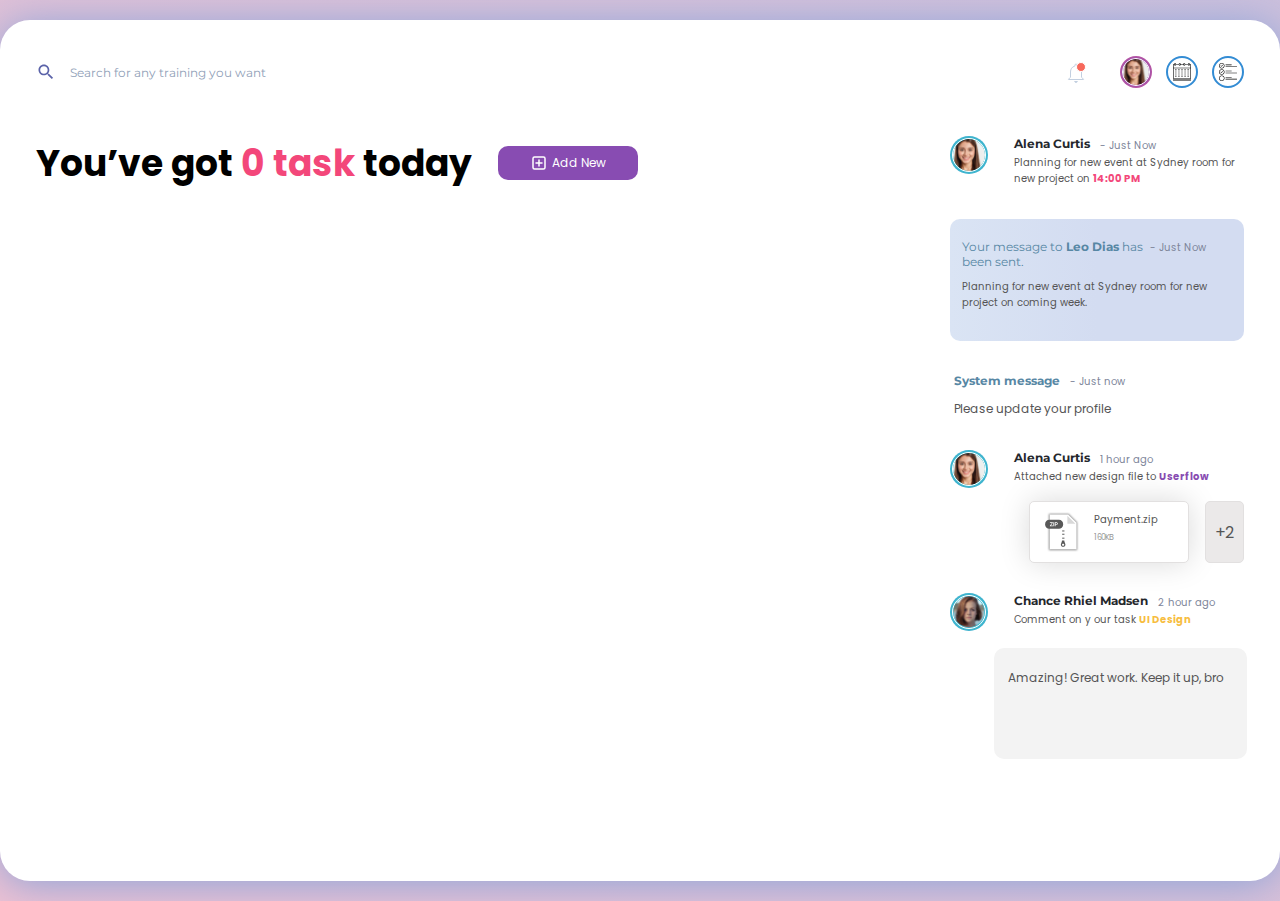
<file: index.html>
<!DOCTYPE html>
<html lang="en">

<head>
    <link rel="preconnect" href="https://fonts.googleapis.com">
    <link rel="preconnect" href="https://fonts.gstatic.com" crossorigin>
    <link
        href="https://fonts.googleapis.com/css2?family=Montserrat:wght@400;600&family=Outfit:wght@800&family=Poppins:wght@400;700&display=swap"
        rel="stylesheet">
    <link rel="shortcut icon" href="favicon.ico" type="image/x-icon">
    <link rel="stylesheet" href="css\style.css">
    <meta charset="UTF-8">
    <meta http-equiv="X-UA-Compatible" content="IE=edge">
    <meta name="viewport" content="width=device-width, initial-scale=1.0">
    <title>Planner.ToDo</title>
</head>

<body>
    <template>
        <li></li>
    </template>
    <div class="container">
        <div class="container__top">


        </div>
        <main class="container__main">

            <div class="container__task">

                <div class="container__task-header">
                    <h1>
                        You’ve got <span>0 task</span> today
                    </h1>
                    <button id="addtaskl" onclick="document.querySelector('dialog').showModal();">
                        <img src="img/plus_add.svg" alt="Add New">
                        Add New
                    </button>
                </div>
                <div class="tasks tasks_onhold">
                    <template id="temp__tasks__onhold">
                        <li>
                            <p class="tasks__text">
                            </p>
                            <p class="tasks__status tasks__status_pending">
                                Pending
                            </p>
                            <p class="tasks__importance">

                            </p>
                            <ul class="tasks__user">

                            </ul>
                            <button class="tasks__more">
                                ...
                            </button>
                        </li>
                    </template>
                    <ul>

                    </ul>
                </div>
                <div class="tasks tasks_completed">

                    <template id="temp__tasks__completed">
                        <li>
                            <p class="tasks__text">
                            </p>
                            <p class="tasks__status tasks__status_pending">
                                Pending
                            </p>
                            <p class="tasks__importance">

                            </p>
                            <ul class="tasks__user">

                            </ul>
                            <button style="opacity: 0; cursor:inherit;" class="tasks__more">
                                ...
                            </button>
                        </li>
                    </template>
                    <ul>

                    </ul>
                </div>
            </div>
            <div class="message">

            </div>

        </main>
    </div>
    <dialog class="addtask__container">
        <div class="addtask__body">
            <h1 class="addtask__title">Add new task</h1>
            <form action="" class="addtask__form">
                <div class="addtask__form-first">

                    <input id="taskText" type="text" class="addtask__text" placeholder="Enter your task" required>
                    <select name="" id="taskDifficulty" class="addtask__status">
                        <option value="0">Minor</option>
                        <option value="1">Normal</option>
                        <option value="2">Critical</option>
                    </select>
                </div>

                <div class="addtask__form-second">
                    <button class="addtask__submit addtask__submit-cancel"
                        onclick="document.querySelector('dialog').close();">Cancel</button>
                    <input id="addtask" type="submit" class="addtask__submit" value="Add">
                </div>
            </form>
        </div>
    </dialog>

    <script type="module" src="js/script.js"></script>
</body>

</html>
</file>
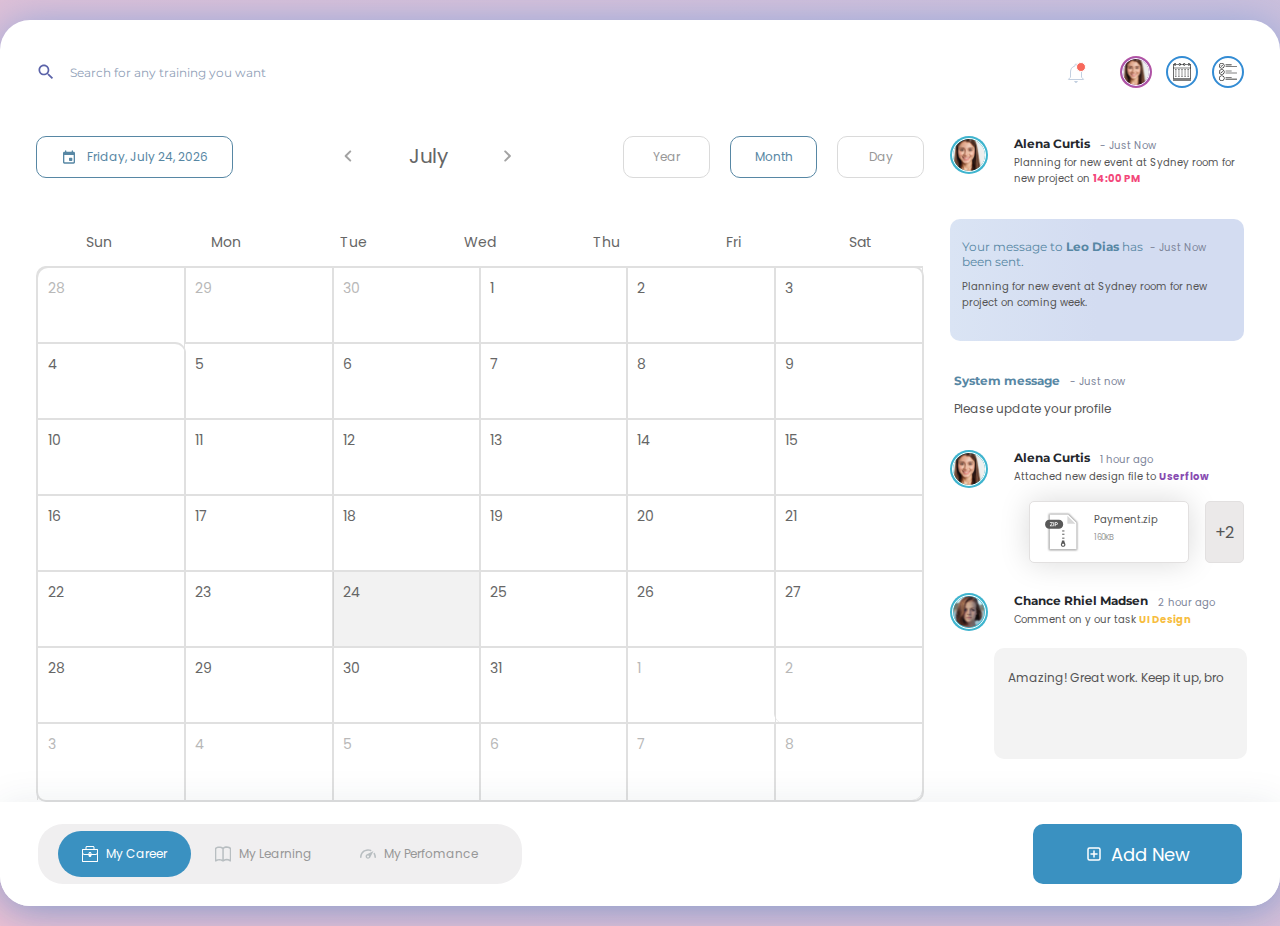
<file: calendar.html>
<!DOCTYPE html>
<html lang="en">

<head>
    <link rel="preconnect" href="https://fonts.googleapis.com">
    <link rel="preconnect" href="https://fonts.gstatic.com" crossorigin>
    <link
        href="https://fonts.googleapis.com/css2?family=Montserrat:wght@400;600&family=Outfit:wght@800&family=Poppins:wght@400;700&display=swap"
        rel="stylesheet">
    <link rel="shortcut icon" href="favicon.ico" type="image/x-icon">
    <link rel="stylesheet" href="css\style.css">
    <meta charset="UTF-8">
    <meta http-equiv="X-UA-Compatible" content="IE=edge">
    <meta name="viewport" content="width=device-width, initial-scale=1.0">
    <title>Planner.Calendar</title>
</head>

<body>
    <div class="container">
        <div class="container__top">

        </div>
        <main class="container__main">
            <div class="container__calendar calendar">
                <div class="calendar__header">
                    <div class="calendar__day-today">
                        <div>
                            <div>
                                <img src="img/Calendar.svg" alt="Calendar">
                                <!-- Javascript -->
                            </div>
                        </div>
                    </div>
                    <div class="calendar__month-scroll">
                        <div class="calendar__scroll-container">
                            <!-- Javascript -->
                        </div>
                    </div>
                    <div class="calendar__choose">
                        <a href="years.html">Year</a>
                    </div>
                    <div class="calendar__choose calendar__choose_active">
                        <a href="calendar.html">Month</a>
                    </div>
                    <div class="calendar__choose">
                        <a href="index.html">Day</a>
                    </div>
                </div>
                <div class="calendar__days">
                    <div class="calendar__days-title">
                        <!-- Javascript -->
                    </div>
                    <div class="calendar__days-list">

                    </div>
                </div>
            </div>
            <div class="message">

            </div>

        </main>
        <div class="container__footer">
            <div class="container__tabs">
                <ul>
                    <li class="container__tabs-li container__tabs-li_active">
                        <a href="#">
                            <svg version="1.1" id="Stock_cut" xmlns="http://www.w3.org/2000/svg"
                                xmlns:xlink="http://www.w3.org/1999/xlink" x="0px" y="0px" viewBox="0 0 32 32"
                                style="enable-background:new 0 0 32 32;" xml:space="preserve">
                                <desc></desc>
                                <g>
                                    <path d="M16,20c0.6,0,1-0.4,1-1v-1h-2v1C15,19.6,15.4,20,16,20z" />
                                    <path d="M31,6h-6V3c0-1.7-1.3-3-3-3H10C8.3,0,7,1.3,7,3v3H1C0.4,6,0,6.4,0,7v6v18c0,0.6,0.4,1,1,1h30c0.6,0,1-0.4,1-1V13V7
		C32,6.4,31.6,6,31,6z M9,3c0-0.6,0.4-1,1-1h12c0.6,0,1,0.4,1,1v3H9V3z M2,8h28v5c0,1.7-1.3,3-3,3h-8v-1c0-1.7-1.3-3-3-3s-3,1.3-3,3
		v1H5c-1.7,0-3-1.3-3-3V8z M17,16h-2v-1c0-0.6,0.4-1,1-1s1,0.4,1,1V16z M2,30V17c0.8,0.6,1.9,1,3,1h8v1c0,1.7,1.3,3,3,3s3-1.3,3-3
		v-1h8c1.1,0,2.2-0.4,3-1v13H2z" />
                                </g>
                            </svg>
                            My Career
                        </a>
                    </li>
                    <li class="container__tabs-li">
                        <a href="#">
                            <svg version="1.1" id="Слой_1" xmlns="http://www.w3.org/2000/svg"
                                xmlns:xlink="http://www.w3.org/1999/xlink" x="0px" y="0px" viewBox="0 0 16 16"
                                style="enable-background:new 0 0 16 16;" xml:space="preserve">

                                <g>
                                    <path class="st0" d="M31.7,1.2c-1.8,0-3,0.7-3,1.1v10.5c0.8-0.4,1.8-0.7,3-0.7c1.2,0,2.2,0.2,3,0.7V2.3C34.7,1.8,33.5,1.2,31.7,1.2
		z" />
                                    <path class="st0"
                                        d="M24.2,1.2c-1.8,0-3,0.7-3,1.1v10.5c0.8-0.4,1.8-0.7,3-0.7c1.2,0,2.2,0.3,3,0.7V2.3C27.2,1.8,26,1.2,24.2,1.2z" />
                                    <path d="M16,2.1c-0.6-1.1-2.2-1.8-4.2-1.8c-1.6,0-3,0.4-3.8,1.1C7.2,0.8,5.9,0.4,4.3,0.4C2.2,0.4,0.6,1.1,0,2.1v13.5h1.3
		c0-0.5,1.2-1.2,3-1.2s3,0.7,3,1.2h1.5c0-0.5,1.2-1.2,3-1.2s3,0.7,3,1.2H16V2.1z M4.3,12.9c-1.2,0-2.2,0.2-3,0.7V3
		c0-0.5,1.2-1.1,3-1.1s3,0.7,3,1.1v10.5C6.5,13.1,5.4,12.9,4.3,12.9z M14.8,13.5c-0.8-0.4-1.8-0.7-3-0.7c-1.2,0-2.2,0.3-3,0.7V3
		c0-0.5,1.2-1.1,3-1.1s3,0.7,3,1.1V13.5z" />
                                </g>
                            </svg>
                            My Learning</a>
                    </li>
                    <li class="container__tabs-li">
                        <a href="#">
                            <svg version="1.1" id="Capa_1" xmlns="http://www.w3.org/2000/svg"
                                xmlns:xlink="http://www.w3.org/1999/xlink" x="0px" y="0px" viewBox="0 0 488.6 488.6"
                                style="enable-background:new 0 0 488.6 488.6;" xml:space="preserve">
                                <g>
                                    <g>
                                        <path
                                            d="M188.5,270.3c-24.4,28.1-23.2,71.7,2.6,98.6c14.4,15.1,33.7,22.6,52.9,22.6c18.8,0,37.5-7.2,51.8-21.5
			c6.5-6.5,11.6-14,15.1-21.9l0,0l94.5-183.2c2.5-5.2-2.9-10.6-8.1-8.1l-183.2,94.5l0,0C204.6,255.5,195.9,261.9,188.5,270.3z
			 M221.9,296.1c6.1-6.1,14.1-9.2,22.1-9.2s16,3.1,22.2,9.2c12.2,12.2,12.2,32.1,0,44.3c-6.1,6.1-14.1,9.2-22.2,9.2
			c-8,0-16-3.1-22.1-9.2C209.6,328.1,209.6,308.3,221.9,296.1z M440.2,341.4c0-34.6-9.1-68.6-26.4-98.3c-6.7-11.6-2.8-26.4,8.8-33.1
			c11.6-6.7,26.4-2.8,33.1,8.8c21.5,37.1,32.9,79.5,32.9,122.6c0,13.4-10.8,24.2-24.2,24.2C451.1,365.6,440.2,354.8,440.2,341.4z
			 M0,341.4C0,206.7,109.6,97.1,244.3,97.1c31.3,0,61.8,5.8,90.6,17.4c12.4,5,18.4,19,13.5,31.4c-5,12.4-19,18.4-31.4,13.5
			c-23.1-9.2-47.6-13.9-72.7-13.9c-108,0-195.9,87.9-195.9,195.9c0,13.4-10.8,24.2-24.2,24.2C10.8,365.6,0,354.8,0,341.4z" />
                                    </g>
                                </g>

                            </svg>


                            My Perfomance
                        </a>
                    </li>
                </ul>
            </div>
            <button>
                <img src="img/plus_add.svg" alt="Add New">
                Add New
            </button>
        </div>
    </div>

    <script type="module" src="js/script.js">
    </script>
</body>

</html>
</file>
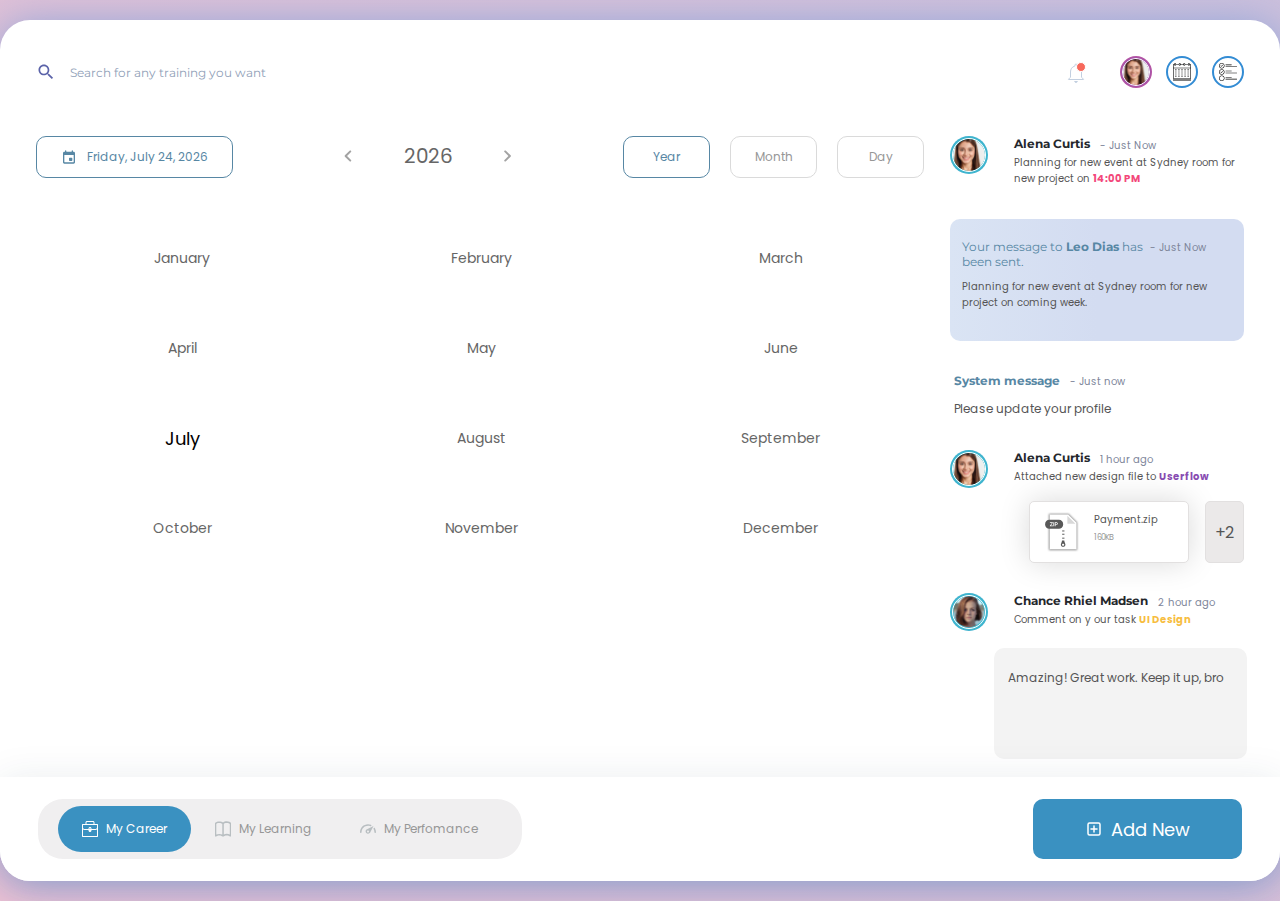
<file: years.html>
<!DOCTYPE html>
<html lang="en">

<head>
    <link rel="preconnect" href="https://fonts.googleapis.com">
    <link rel="preconnect" href="https://fonts.gstatic.com" crossorigin>
    <link
        href="https://fonts.googleapis.com/css2?family=Montserrat:wght@400;600&family=Outfit:wght@800&family=Poppins:wght@400;700&display=swap"
        rel="stylesheet">
    <link rel="shortcut icon" href="favicon.ico" type="image/x-icon">
    <link rel="stylesheet" href="css\style.css">
    <meta charset="UTF-8">
    <meta http-equiv="X-UA-Compatible" content="IE=edge">
    <meta name="viewport" content="width=device-width, initial-scale=1.0">
    <title>Planner.Calendar</title>
</head>

<body>
    <div class="container">
        <div class="container__top">

            <div class="container__search">
                <form class="container__search-form" action="#">
                    <img src="img/search.svg" class="container__search-icon" alt="Поиск">
                    <input type="text" placeholder="Search for any training you want">
                </form>
            </div>
            <div class="container__notification">
                <button class="container__notification-button">
                    <img src="img/notifications.svg" class="container__notification-icon" alt="Notification icon">
                </button>
            </div>

            <div class="container__profile">
                <a href="#" class="container__profile-link">
                    <img src="img/profile_photo.svg" class="container__profile-photo" alt="Profile photo">
                </a>
            </div>
            <div class="container__switch">
                <a href="index.html">
                    <img src="img/link_task.svg" alt="">
                </a>
            </div>
        </div>
        <main class="container__main">
            <div class="container__calendar calendar">
                <div class="calendar__header">
                    <div class="calendar__day-today">
                        <div>
                            <div>
                                <img src="img/Calendar.svg" alt="Calendar">

                            </div>
                        </div>
                    </div>
                    <div class="calendar__year-scroll">
                        <div class="calendar__scroll-container">

                        </div>

                    </div>
                    <div class="calendar__choose calendar__choose_active">
                        <a href="years.html">Year</a>
                    </div>
                    <div class="calendar__choose">
                        <a id="linkMonth" href="calendar.html">Month</a>
                    </div>
                    <div class="calendar__choose">
                        <a href="index.html">Day</a>
                    </div>
                </div>
                <div class="calendar__month">
                    <div class="calendar__month-list">
                        <!-- Javascript -->
                    </div>
                </div>
            </div>
            <div class="message">

            </div>

        </main>
        <div class="container__footer">
            <div class="container__tabs">
                <ul>
                    <li class="container__tabs-li container__tabs-li_active">
                        <a href="#">
                            <svg version="1.1" id="Stock_cut" xmlns="http://www.w3.org/2000/svg"
                                xmlns:xlink="http://www.w3.org/1999/xlink" x="0px" y="0px" viewBox="0 0 32 32"
                                style="enable-background:new 0 0 32 32;" xml:space="preserve">
                                <desc></desc>
                                <g>
                                    <path d="M16,20c0.6,0,1-0.4,1-1v-1h-2v1C15,19.6,15.4,20,16,20z" />
                                    <path d="M31,6h-6V3c0-1.7-1.3-3-3-3H10C8.3,0,7,1.3,7,3v3H1C0.4,6,0,6.4,0,7v6v18c0,0.6,0.4,1,1,1h30c0.6,0,1-0.4,1-1V13V7
		C32,6.4,31.6,6,31,6z M9,3c0-0.6,0.4-1,1-1h12c0.6,0,1,0.4,1,1v3H9V3z M2,8h28v5c0,1.7-1.3,3-3,3h-8v-1c0-1.7-1.3-3-3-3s-3,1.3-3,3
		v1H5c-1.7,0-3-1.3-3-3V8z M17,16h-2v-1c0-0.6,0.4-1,1-1s1,0.4,1,1V16z M2,30V17c0.8,0.6,1.9,1,3,1h8v1c0,1.7,1.3,3,3,3s3-1.3,3-3
		v-1h8c1.1,0,2.2-0.4,3-1v13H2z" />
                                </g>
                            </svg>
                            My Career
                        </a>
                    </li>
                    <li class="container__tabs-li">
                        <a href="#">
                            <svg version="1.1" id="Слой_1" xmlns="http://www.w3.org/2000/svg"
                                xmlns:xlink="http://www.w3.org/1999/xlink" x="0px" y="0px" viewBox="0 0 16 16"
                                style="enable-background:new 0 0 16 16;" xml:space="preserve">

                                <g>
                                    <path class="st0" d="M31.7,1.2c-1.8,0-3,0.7-3,1.1v10.5c0.8-0.4,1.8-0.7,3-0.7c1.2,0,2.2,0.2,3,0.7V2.3C34.7,1.8,33.5,1.2,31.7,1.2
		z" />
                                    <path class="st0"
                                        d="M24.2,1.2c-1.8,0-3,0.7-3,1.1v10.5c0.8-0.4,1.8-0.7,3-0.7c1.2,0,2.2,0.3,3,0.7V2.3C27.2,1.8,26,1.2,24.2,1.2z" />
                                    <path d="M16,2.1c-0.6-1.1-2.2-1.8-4.2-1.8c-1.6,0-3,0.4-3.8,1.1C7.2,0.8,5.9,0.4,4.3,0.4C2.2,0.4,0.6,1.1,0,2.1v13.5h1.3
		c0-0.5,1.2-1.2,3-1.2s3,0.7,3,1.2h1.5c0-0.5,1.2-1.2,3-1.2s3,0.7,3,1.2H16V2.1z M4.3,12.9c-1.2,0-2.2,0.2-3,0.7V3
		c0-0.5,1.2-1.1,3-1.1s3,0.7,3,1.1v10.5C6.5,13.1,5.4,12.9,4.3,12.9z M14.8,13.5c-0.8-0.4-1.8-0.7-3-0.7c-1.2,0-2.2,0.3-3,0.7V3
		c0-0.5,1.2-1.1,3-1.1s3,0.7,3,1.1V13.5z" />
                                </g>
                            </svg>
                            My Learning</a>
                    </li>
                    <li class="container__tabs-li">
                        <a href="#">
                            <svg version="1.1" id="Capa_1" xmlns="http://www.w3.org/2000/svg"
                                xmlns:xlink="http://www.w3.org/1999/xlink" x="0px" y="0px" viewBox="0 0 488.6 488.6"
                                style="enable-background:new 0 0 488.6 488.6;" xml:space="preserve">
                                <g>
                                    <g>
                                        <path
                                            d="M188.5,270.3c-24.4,28.1-23.2,71.7,2.6,98.6c14.4,15.1,33.7,22.6,52.9,22.6c18.8,0,37.5-7.2,51.8-21.5
			c6.5-6.5,11.6-14,15.1-21.9l0,0l94.5-183.2c2.5-5.2-2.9-10.6-8.1-8.1l-183.2,94.5l0,0C204.6,255.5,195.9,261.9,188.5,270.3z
			 M221.9,296.1c6.1-6.1,14.1-9.2,22.1-9.2s16,3.1,22.2,9.2c12.2,12.2,12.2,32.1,0,44.3c-6.1,6.1-14.1,9.2-22.2,9.2
			c-8,0-16-3.1-22.1-9.2C209.6,328.1,209.6,308.3,221.9,296.1z M440.2,341.4c0-34.6-9.1-68.6-26.4-98.3c-6.7-11.6-2.8-26.4,8.8-33.1
			c11.6-6.7,26.4-2.8,33.1,8.8c21.5,37.1,32.9,79.5,32.9,122.6c0,13.4-10.8,24.2-24.2,24.2C451.1,365.6,440.2,354.8,440.2,341.4z
			 M0,341.4C0,206.7,109.6,97.1,244.3,97.1c31.3,0,61.8,5.8,90.6,17.4c12.4,5,18.4,19,13.5,31.4c-5,12.4-19,18.4-31.4,13.5
			c-23.1-9.2-47.6-13.9-72.7-13.9c-108,0-195.9,87.9-195.9,195.9c0,13.4-10.8,24.2-24.2,24.2C10.8,365.6,0,354.8,0,341.4z" />
                                    </g>
                                </g>

                            </svg>


                            My Perfomance
                        </a>
                    </li>
                </ul>
            </div>
            <button>
                <img src="img/plus_add.svg" alt="Add New">
                Add New
            </button>
        </div>
    </div>
    <script type="module" src="js/script.js">
    </script>
</body>

</html>
</file>
